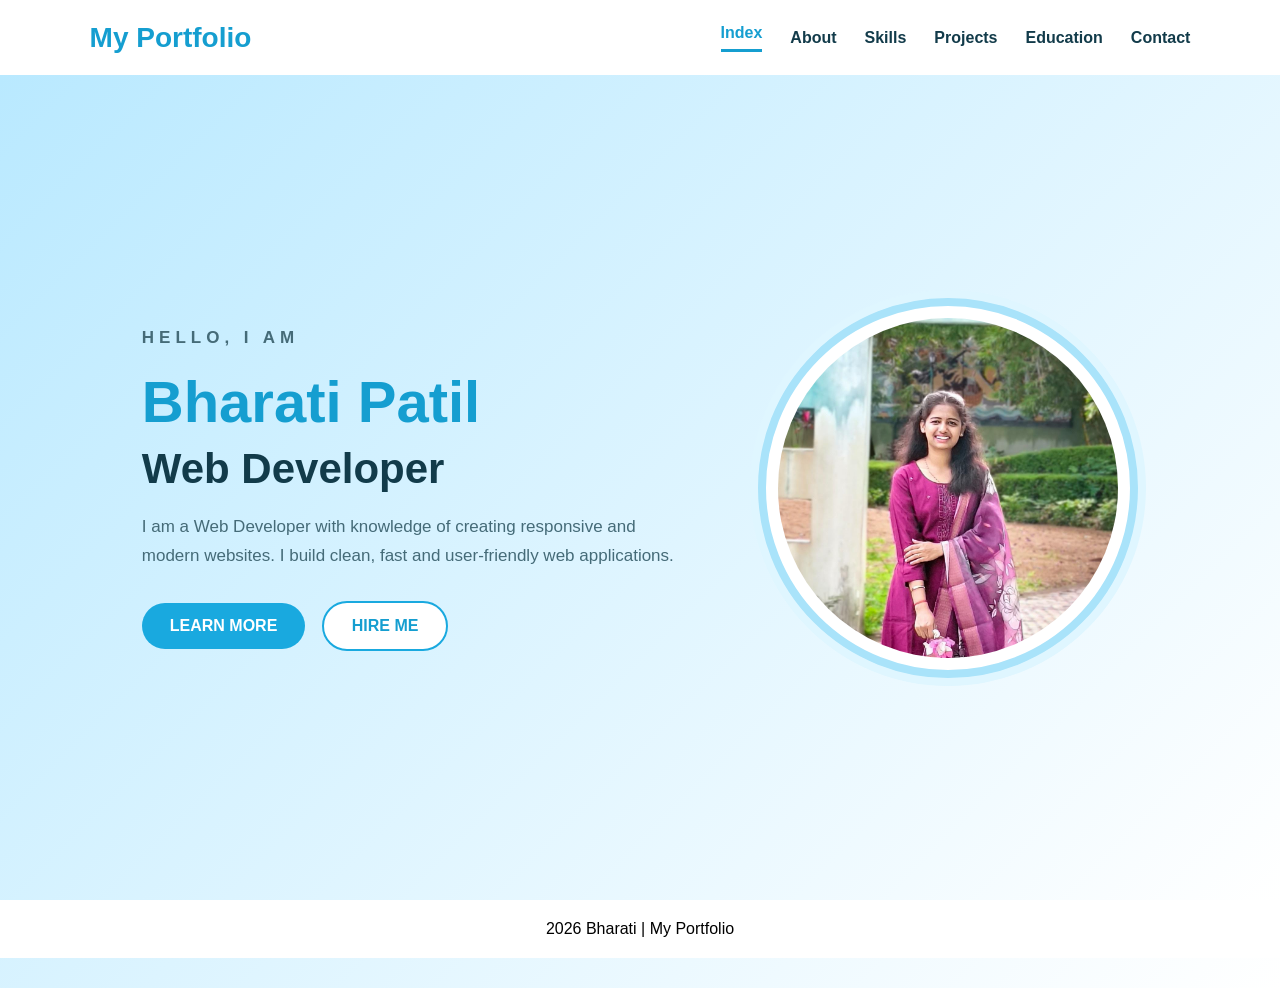
<file: Index.html>
<!DOCTYPE html>
<html lang="en">
<head>
    <meta charset="UTF-8">
    <meta name="viewport" content="width=device-width, initial-scale=1.0">
    <title>My Portfolio</title>
    <link rel="stylesheet" href="asets/css/Index.css">
</head>
<body>
<header>
    <h2>My Portfolio</h2>
    <nav>
        <a href="Index.html" class="active">Index</a>
        <a href="About.html">About</a>
        <a href="Skills.html">Skills</a>
        <a href="Projects.html">Projects</a>
        <a href="Education.html">Education</a>
        <a href="Contact.html">Contact</a>
    </nav>
</header>
<section class="hero">

    <div class="content">
        <p class="hello">HELLO, I AM</p>

        <h1>Bharati Patil</h1>

        <h2>Web Developer</h2>

        <p>
            I am a Web Developer with knowledge of creating
            responsive and modern websites. I build clean,
            fast and user-friendly web applications.
        </p>

        <div class="buttons">
            <a href="About.html">LEARN MORE </a>
            <a href="Contact.html">HIRE ME</a>
        </div>

      </div>

    <div class="photo">
        <img src="asets/images/image3.jpeg" alt="Profile Photo">
    </div>
</section>
<footer>
    <p> 2026 Bharati | My Portfolio</p>
</footer>
</body>
</html>
</file>
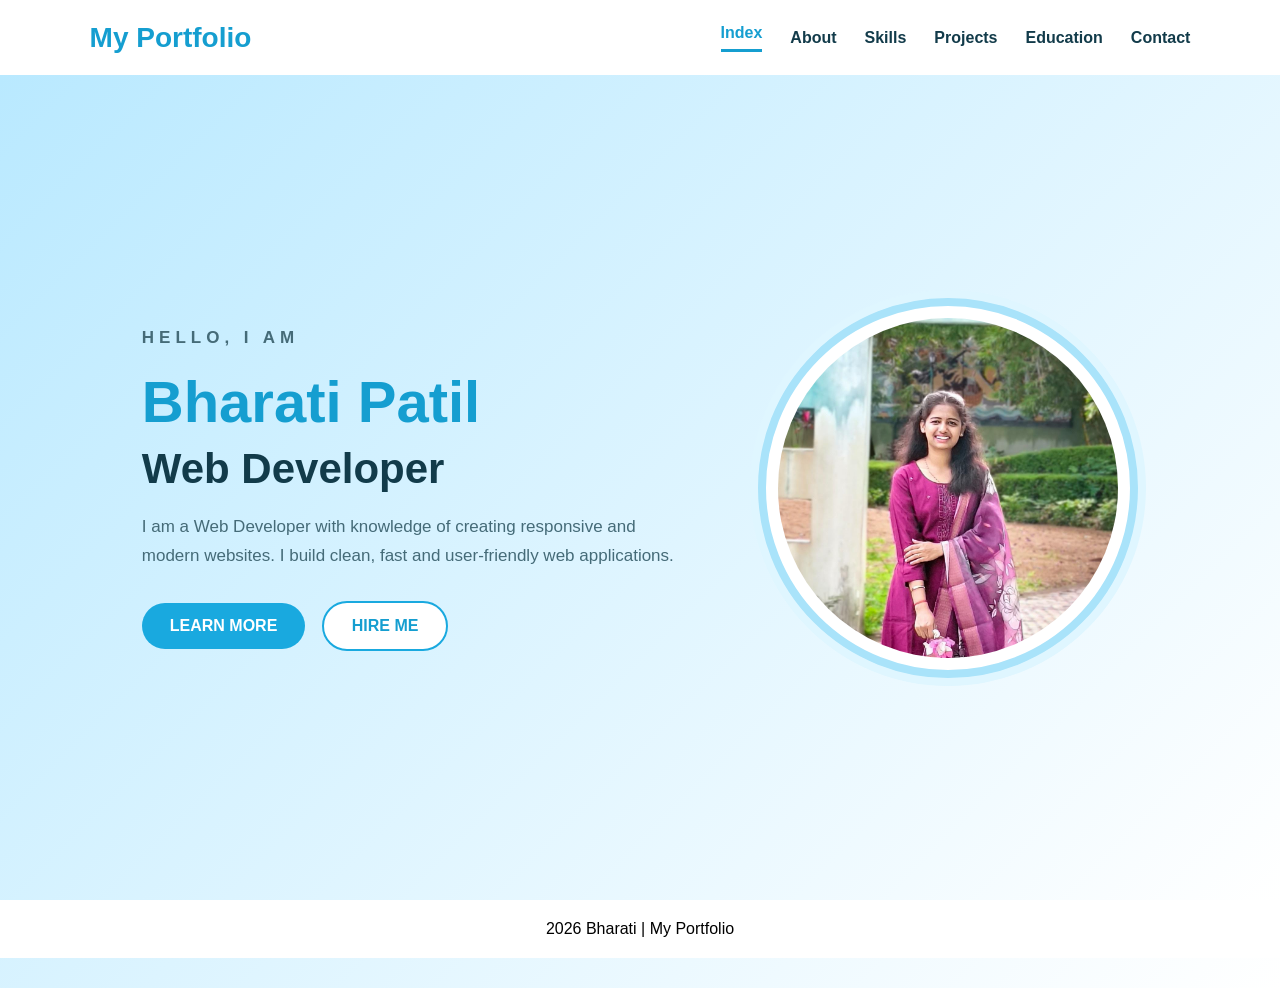
<file: index.html>
<!DOCTYPE html>
<html lang="en">
<head>
    <meta charset="UTF-8">
    <meta name="viewport" content="width=device-width, initial-scale=1.0">
    <title>My Portfolio</title>
    <link rel="stylesheet" href="asets/css/Index.css">
</head>
<body>
<header>
    <h2>My Portfolio</h2>
    <nav>
        <a href="index.html" class="active">Index</a>
        <a href="About.html">About</a>
        <a href="Skills.html">Skills</a>
        <a href="Projects.html">Projects</a>
        <a href="Education.html">Education</a>
        <a href="Contact.html">Contact</a>
    </nav>
</header>
<section class="hero">

    <div class="content">
        <p class="hello">HELLO, I AM</p>

        <h1>Bharati Patil</h1>

        <h2>Web Developer</h2>

        <p>
            I am a Web Developer with knowledge of creating
            responsive and modern websites. I build clean,
            fast and user-friendly web applications.
        </p>

        <div class="buttons">
            <a href="About.html">LEARN MORE </a>
            <a href="Contact.html">HIRE ME</a>
        </div>

      </div>

    <div class="photo">
        <img src="asets/images/image3.jpeg" alt="Profile Photo">
    </div>
</section>
<footer>
    <p> 2026 Bharati | My Portfolio</p>
</footer>
</body>
</html>
</file>
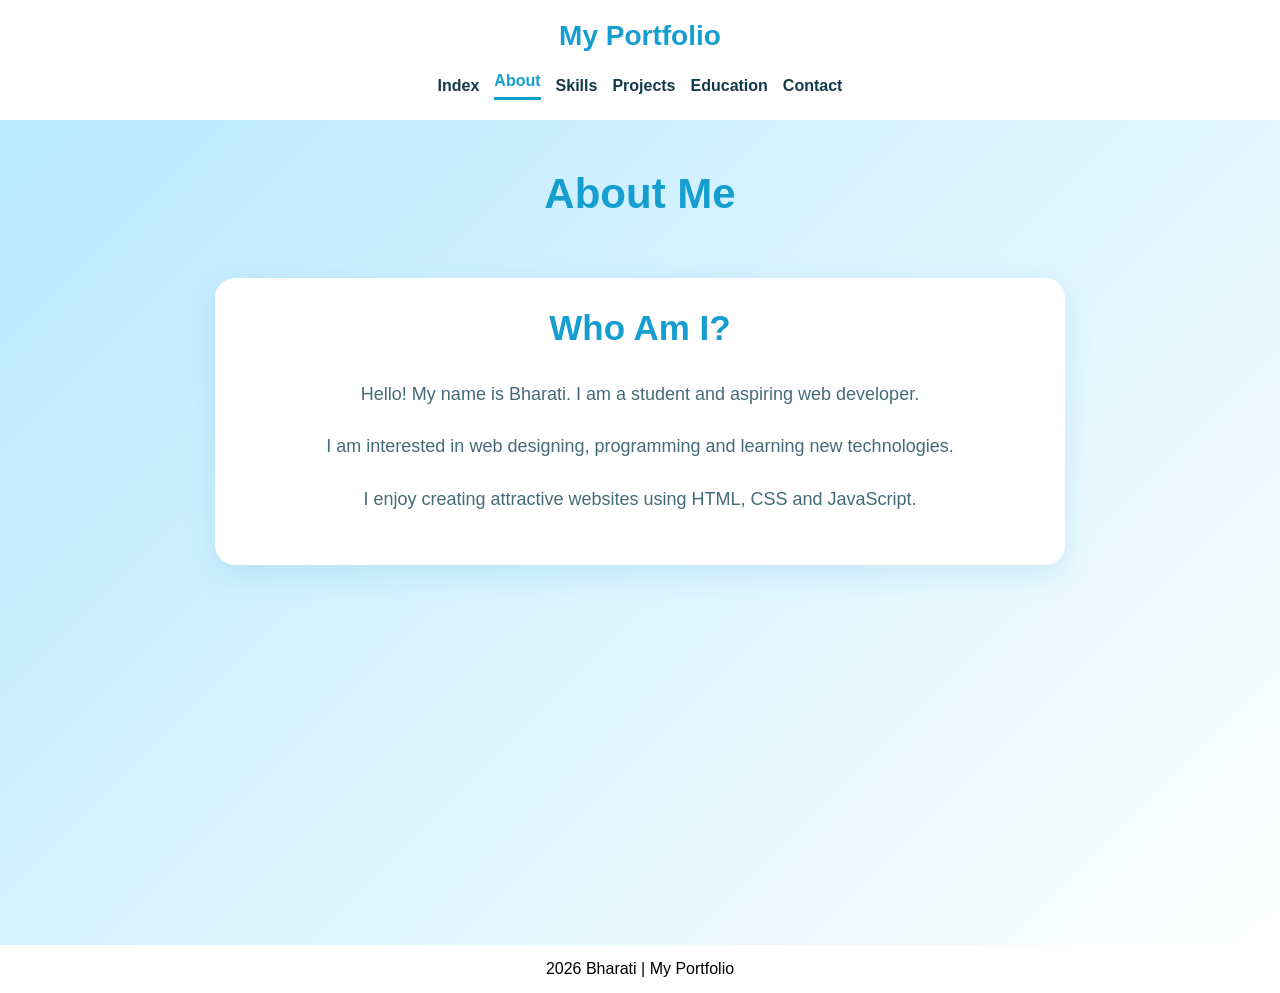
<file: About.html>
<!DOCTYPE html>
<html lang="en">

<head>
    <meta charset="UTF-8">
    <meta name="viewport" content="width=device-width, initial-scale=1.0">

    <title>About Me</title>

    <link rel="stylesheet" href="asets/css/About.css">
</head>

<body>

<header>

    <h2>My Portfolio</h2>

    <nav>
        <a href="index.html">Index</a>
        <a href="About.html" class="active">About</a>
        <a href="Skills.html">Skills</a>
        <a href="Projects.html">Projects</a>
        <a href="Education.html">Education</a>
        <a href="Contact.html">Contact</a>
    </nav>

</header>


<section class="about">

    <h1>About Me</h1>

    <div class="about-card">

        <h2>Who Am I?</h2>

        <p>
            Hello! My name is Bharati. I am a student
            and aspiring web developer.
        </p>

        <p>
            I am interested in web designing, programming
            and learning new technologies.
        </p>

        <p>
            I enjoy creating attractive websites using
            HTML, CSS and JavaScript.
        </p>

    </div>

</section>
<footer>
    <p> 2026 Bharati | My Portfolio</p>
</footer>

</body>
</html>
</file>
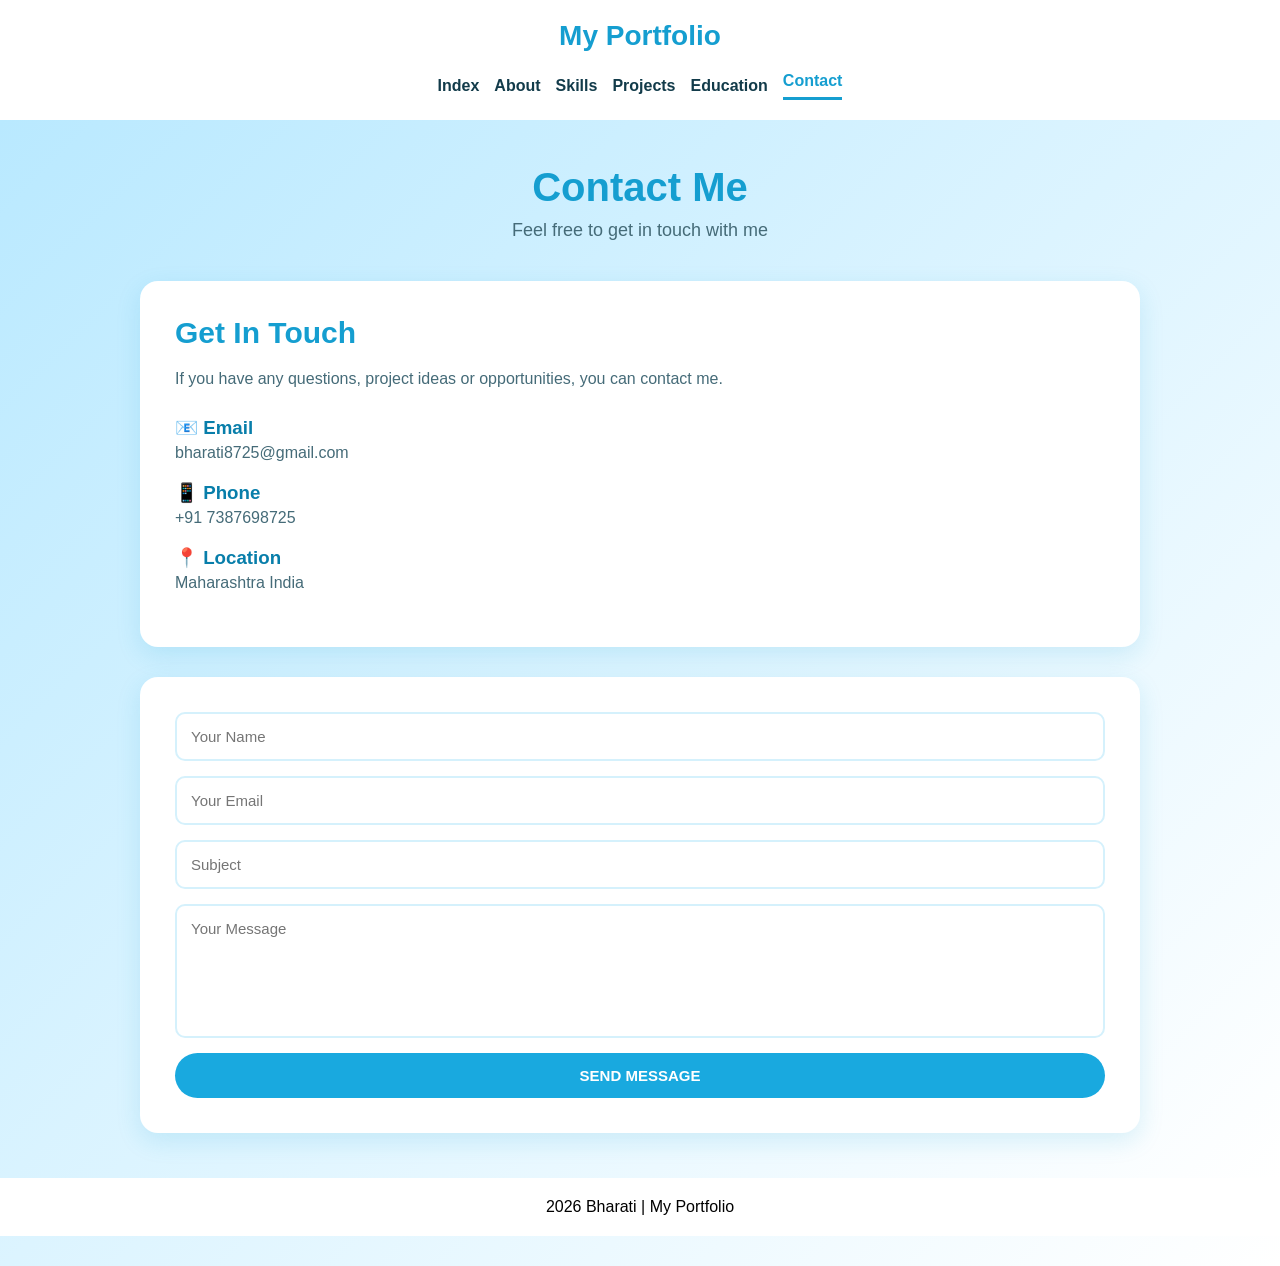
<file: Contact.html>
<!DOCTYPE html>
<html lang="en">

<head>
    <meta charset="UTF-8">
    <meta name="viewport" content="width=device-width, initial-scale=1.0">

    <title>Contact Me</title>

    <link rel="stylesheet" href="asets/css/Contact.css">
</head>

<body>
<header>

    <h2>My Portfolio</h2>

    <nav>
        <a href="index.html">Index</a>
        <a href="About.html">About</a>
        <a href="Skills.html">Skills</a>
        <a href="Projects.html">Projects</a>
        <a href="Education.html">Education</a>
        <a href="Contact.html" class="active">Contact</a>
    </nav>

</header>
<section class="contact">

    <h1>Contact Me</h1>

    <p class="subtitle">
        Feel free to get in touch with me
    </p>


    <div class="contact-container">

        <div class="contact-info">

            <h2>Get In Touch</h2>

            <p>
                If you have any questions, project ideas or
                opportunities, you can contact me.
            </p>

            <div class="info">
                <h3>📧 Email</h3>
                <p>bharati8725@gmail.com</p>
            </div>

            <div class="info">
                <h3>📱 Phone</h3>
                <p>+91 7387698725</p>
            </div>

            <div class="info">
                <h3>📍 Location</h3>
                <p> Maharashtra India</p>
            </div>

        </div>
        <div class="contact-form">

            <form action="#" method="post">

                <input
                    type="text"
                    name="name"
                    placeholder="Your Name"
                    required
                >

                <input
                    type="email"
                    name="email"
                    placeholder="Your Email"
                    required
                >

                <input
                    type="text"
                    name="subject"
                    placeholder="Subject"
                    required
                >

                <textarea
                    name="message"
                    placeholder="Your Message"
                    rows="6"
                    required
                ></textarea>

                <button type="submit">
                    SEND MESSAGE
                </button>

            </form>

        </div>

    </div>

</section>
<footer>
    <p> 2026 Bharati | My Portfolio</p>
</footer>

</body>
</html>
</file>
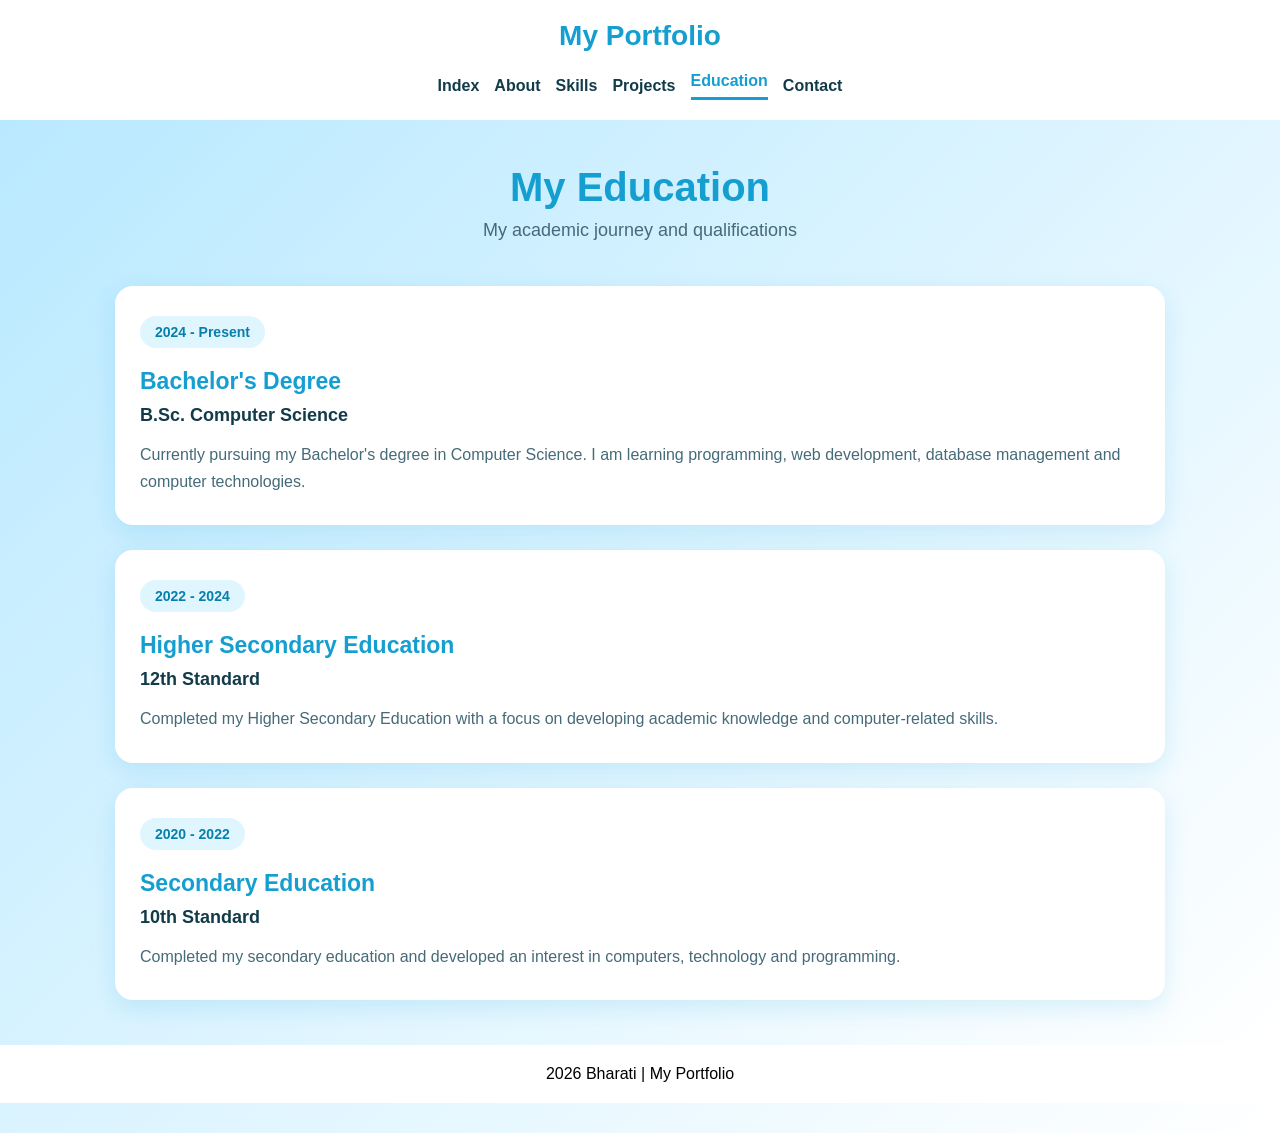
<file: Education.html>
<!DOCTYPE html>
<html lang="en">

<head>
    <meta charset="UTF-8">
    <meta name="viewport" content="width=device-width, initial-scale=1.0">

    <title>My Education</title>

    <link rel="stylesheet" href="asets/css/Education.css">
</head>

<body>

<header>

    <h2>My Portfolio</h2>

    <nav>
        <a href="index.html">Index</a>
        <a href="About.html">About</a>
        <a href="Skills.html">Skills</a>
        <a href="Projects.html">Projects</a>
        <a href="Education.html" class="active">Education</a>
        <a href="Contact.html">Contact</a>
    </nav>

</header>
<section class="education">

    <h1>My Education</h1>

    <p class="subtitle">
        My academic journey and qualifications
    </p>


    <div class="education-container">
        <div class="education-card">

            <div class="year">2024 - Present</div>

            <h2>Bachelor's Degree</h2>

            <h3>B.Sc. Computer Science</h3>

            <p>
                Currently pursuing my Bachelor's degree in
                Computer Science. I am learning programming,
                web development, database management and
                computer technologies.
            </p>

        </div>
        <div class="education-card">

            <div class="year">2022 - 2024</div>

            <h2>Higher Secondary Education</h2>

            <h3>12th Standard</h3>

            <p>
                Completed my Higher Secondary Education with
                a focus on developing academic knowledge and
                computer-related skills.
            </p>

        </div>
        <div class="education-card">

            <div class="year">2020 - 2022</div>

            <h2>Secondary Education</h2>

            <h3>10th Standard</h3>

            <p>
                Completed my secondary education and developed
                an interest in computers, technology and
                programming.
            </p>

        </div>

    </div>

</section>
<footer>
    <p> 2026 Bharati | My Portfolio</p>
</footer>

</body>
</html>
</file>
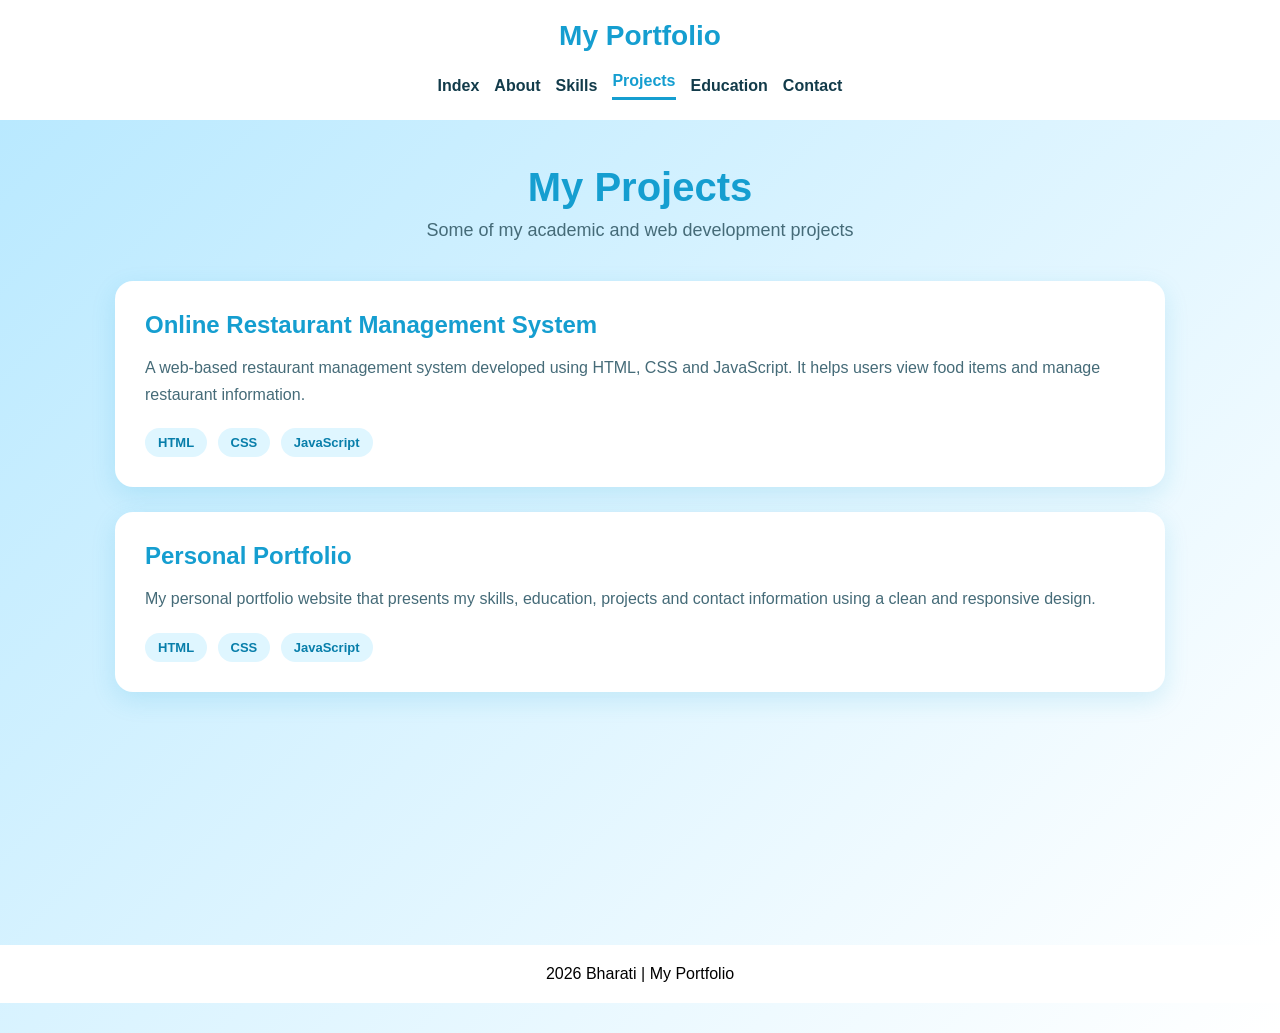
<file: Projects.html>
<!DOCTYPE html>
<html lang="en">

<head>
    <meta charset="UTF-8">
    <meta name="viewport" content="width=device-width, initial-scale=1.0">

    <title>My Projects</title>

    <link rel="stylesheet" href="asets/css/Projects.css">
</head>

<body>
<header>

    <h2>My Portfolio</h2>

    <nav>
        <a href="index.html">Index</a>
        <a href="About.html">About</a>
        <a href="Skills.html">Skills</a>
        <a href="Projects.html" class="active">Projects</a>
        <a href="Education.html">Education</a>
        <a href="Contact.html">Contact</a>
    </nav>

</header>
<section class="projects">

    <h1>My Projects</h1>

    <p class="subtitle">
        Some of my academic and web development projects
    </p>


    <div class="project-container">
        <div class="project-card">
            <h2>Online Restaurant Management System</h2>

            <p>
                A web-based restaurant management system developed
                using HTML, CSS and JavaScript. It helps users view
                food items and manage restaurant information.
            </p>

            <span>HTML</span>
            <span>CSS</span>
            <span>JavaScript</span>

        </div>
        
         
        <div class="project-card">

            <h2>Personal Portfolio</h2>

            <p>
                My personal portfolio website that presents my
                skills, education, projects and contact information
                using a clean and responsive design.
            </p>

            <span>HTML</span>
            <span>CSS</span>
            <span>JavaScript</span>

        </div>

    </div>

</section>
<footer>
    <p> 2026 Bharati | My Portfolio</p>
</footer>

</body>
</html>
</file>
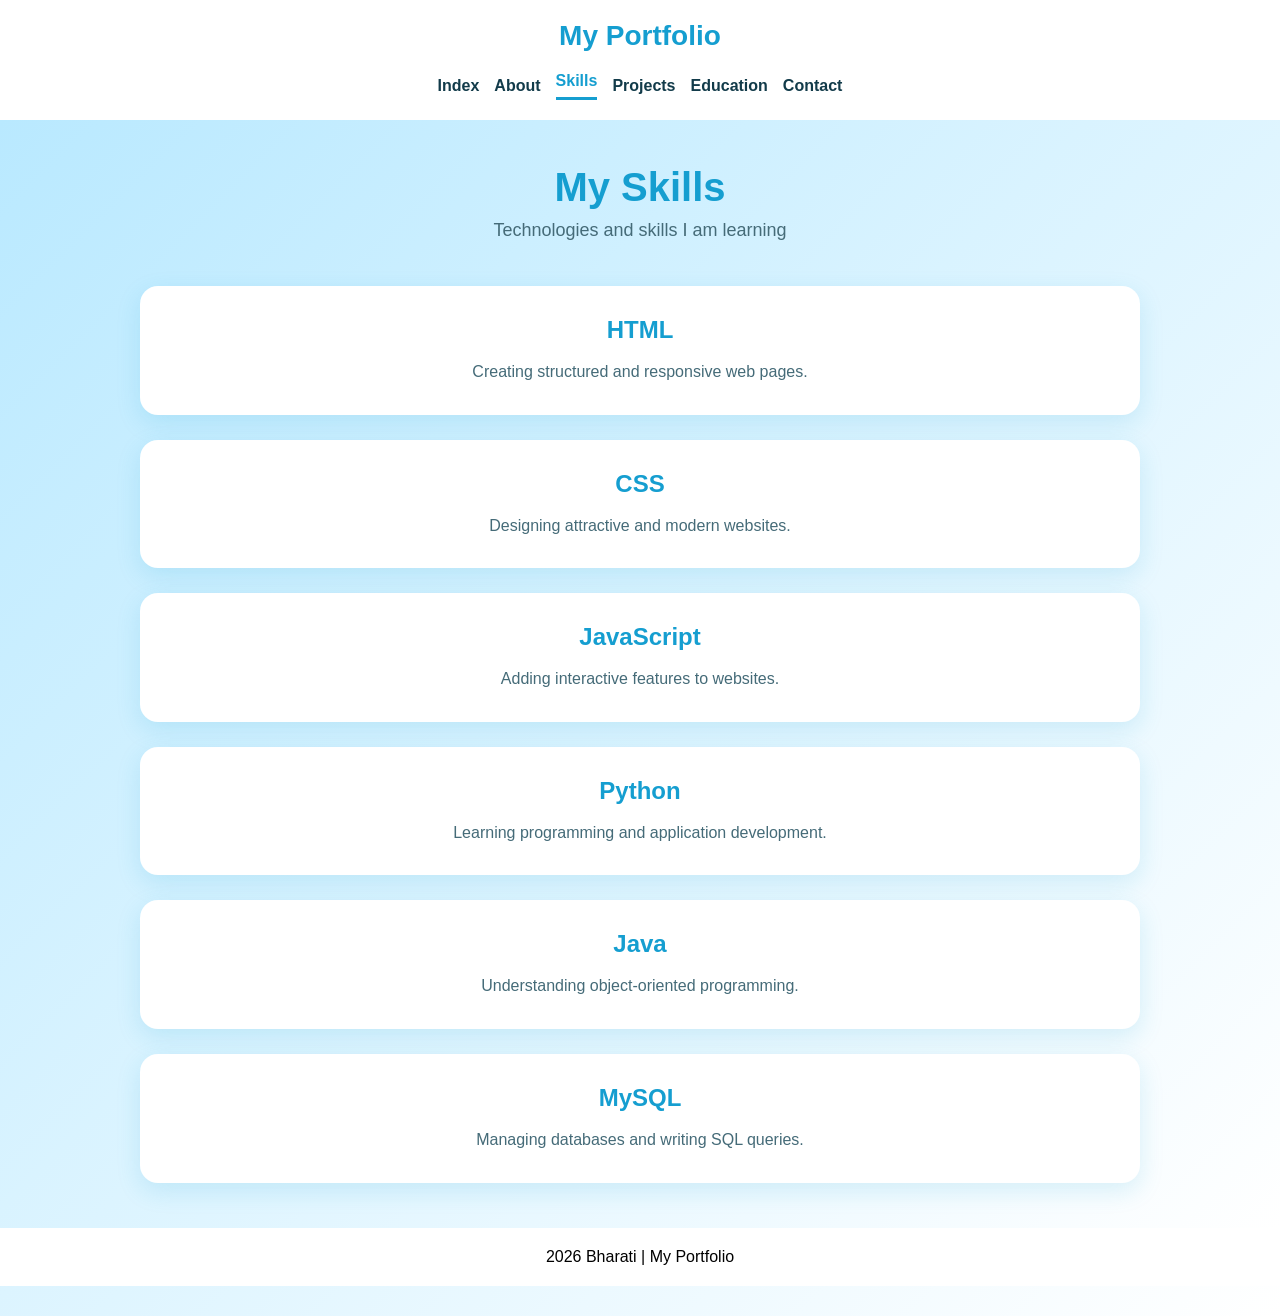
<file: Skills.html>
<!DOCTYPE html>
<html lang="en">

<head>
    <meta charset="UTF-8">
    <meta name="viewport" content="width=device-width, initial-scale=1.0">

    <title>My Skills</title>

    <link rel="stylesheet" href="asets/css/Skills.css">
</head>

<body>

<header>

    <h2>My Portfolio</h2>

    <nav>
        <a href="index.html">Index</a>
        <a href="About.html">About</a>
        <a href="Skills.html" class="active">Skills</a>
        <a href="Projects.html">Projects</a>
        <a href="Education.html">Education</a>
        <a href="Contact.html">Contact</a>
    </nav>

</header>


<section class="skills">

    <h1>My Skills</h1>

    <p class="subtitle">
        Technologies and skills I am learning
    </p>


    <div class="skill-container">

        <div class="skill-card">
            <h2>HTML</h2>
            <p>Creating structured and responsive web pages.</p>
        </div>

        <div class="skill-card">
            <h2>CSS</h2>
            <p>Designing attractive and modern websites.</p>
        </div>

        <div class="skill-card">
            <h2>JavaScript</h2>
            <p>Adding interactive features to websites.</p>
        </div>

        <div class="skill-card">
            <h2>Python</h2>
            <p>Learning programming and application development.</p>
        </div>

        <div class="skill-card">
            <h2>Java</h2>
            <p>Understanding object-oriented programming.</p>
        </div>

        <div class="skill-card">
            <h2>MySQL</h2>
            <p>Managing databases and writing SQL queries.</p>
        </div>

    </div>

</section>
<footer>
    <p> 2026 Bharati | My Portfolio</p>
</footer>

</body>
</html>
</file>
<file: asets/css/Index.css>
* {
    margin: 0;
    padding: 0;
    box-sizing: border-box;
}

body {
    font-family: Arial, sans-serif;
    background: linear-gradient(135deg, #b9e9ff, #ffffff);
    color: #123b4a;
}


header {
    height: 75px;
    background: white;
    padding: 0 7%;

    display: flex;
    align-items: center;
    justify-content: space-between;
}


header h2 {
    color: #159ed0;
    font-size: 28px;
}


nav {
    display: flex;
    align-items: center;
    gap: 28px;
}

nav a {
    text-decoration: none;
    color: #123b4a;
    font-size: 16px;
    font-weight: bold;
}

nav a:hover,
nav a.active {
    color: #159ed0;
    border-bottom: 3px solid #159ed0;
    padding-bottom: 7px;
}



.hero {
    min-height: calc(100vh - 75px);

    display: flex;
    align-items: center;
    justify-content: space-around;

    padding: 50px 8%;

    background: linear-gradient(
        135deg,
        #b9e9ff,
        #ffffff
    );
}

.content {
    width: 50%;
}

.hello {
    color: #087eaa;
    letter-spacing: 5px;
    font-weight: bold;
    font-size: 18px;
    margin-bottom: 15px;
}

.content h1 {
    font-size: 58px;
    color: #159ed0;
}

.content h2 {
    font-size: 42px;
    margin: 10px 0 20px;
}

.content p {
    font-size: 17px;
    line-height: 1.7;
    color: #456b78;
}



.buttons {
    margin-top: 30px;
}

.buttons a {
    display: inline-block;
    text-decoration: none;
    padding: 14px 28px;
    border-radius: 30px;
    margin-right: 12px;
    font-weight: bold;
}

.buttons a:first-child {
    background: #19a9df;
    color: white;
}

.buttons a:last-child {
    background: white;
    color: #159ed0;
    border: 2px solid #19a9df;
}



.photo {
    width: 380px;
    height: 380px;

    border-radius: 50%;
    padding: 12px;

    background: white;
    border: 8px solid #a9e3fa;

    box-shadow: 0 0 0 8px #dff6ff;
}

.photo img {
    width: 100%;
    height: 100%;
    object-fit: cover;
    border-radius: 50%;
}
footer {
    background: white;
    color:black;
    text-align: center;
    padding: 20px;
    margin-bottom: 30px;
}
</file>
<file: asets/css/About.css>
* {
    margin: 0;
    padding: 0;
    box-sizing: border-box;
}

body {
    font-family: Arial, sans-serif;
    background: linear-gradient(135deg, #b9e9ff, #ffffff);
    color: #123b4a;
}

header {
    height: 75px;
    background: white;
    padding: 0 7%;

    display: flex;
    align-items: center;
    justify-content: space-between;
}

header h2 {
    color: #159ed0;
    font-size: 28px;
}

nav {
    display: flex;
    align-items: center;
    gap: 28px;
}

nav a {
    text-decoration: none;
    color: #123b4a;
    font-size: 16px;
    font-weight: bold;
}

nav a:hover,
nav a.active {
    color: #159ed0;
    border-bottom: 3px solid #159ed0;
    padding-bottom: 7px;
}
.about {
    min-height: calc(100vh - 75px);

    padding: 70px 8%;

    text-align: center;

    background: linear-gradient(
        135deg,
        #b9e9ff,
        #ffffff
    );
}


.about > h1 {
    font-size: 55px;
    color: #159ed0;
    margin-bottom: 60px;
}


.about-card {
    max-width: 850px;

    margin: auto;

    background: white;

    padding: 50px;

    border-radius: 20px;

    box-shadow: 0 10px 30px rgba(21, 158, 208, 0.15);
}


.about-card h2 {
    color: #159ed0;
    font-size: 35px;
    margin-bottom: 30px;
}


.about-card p {
    font-size: 18px;
    line-height: 1.8;

    color: #456b78;

    margin-bottom: 20px;
}


    header {
        height: auto;
        padding: 20px;
        flex-direction: column;
        gap: 20px;
    }

    nav {
        flex-wrap: wrap;
        justify-content: center;
        gap: 15px;
    }

    .about {
        padding: 50px 20px;
    }

    .about > h1 {
        font-size: 42px;
    }

    .about-card {
        padding: 30px 20px;
    }
footer {
    background-color:white;
    color: black;
    text-align: center;
    padding: 15px;
    
}
</file>
<file: asets/css/Contact.css>
* {
    margin: 0;
    padding: 0;
    box-sizing: border-box;
}

body {
    font-family: Arial, sans-serif;
    color: #123b4a;

    background: linear-gradient(
        135deg,
        #b9e9ff,
        #ffffff
    );
}

header {
    height: 75px;

    background: white;

    padding: 0 7%;

    display: flex;

    align-items: center;

    justify-content: space-between;
}

header h2 {
    color: #159ed0;

    font-size: 28px;
}

nav {
    display: flex;

    align-items: center;

    gap: 28px;
}

nav a {
    text-decoration: none;

    color: #123b4a;

    font-size: 16px;

    font-weight: bold;
}

nav a:hover,
nav a.active {
    color: #159ed0;

    border-bottom: 3px solid #159ed0;

    padding-bottom: 7px;
}

.contact {
    min-height: calc(100vh - 75px);

    padding: 55px 8%;

    text-align: center;

    background: linear-gradient(
        135deg,
        #b9e9ff,
        #ffffff
    );
}

.contact > h1 {
    font-size: 50px;

    color: #159ed0;

    margin-bottom: 10px;
}
.subtitle {
    font-size: 18px;

    color: #456b78;

    margin-bottom: 40px;
}

.contact-container {
    max-width: 1000px;

    margin: auto;

    display: grid;

    grid-template-columns: 1fr 1fr;

    gap: 30px;

    text-align: left;
}

.contact-info {
    background: white;

    padding: 35px;

    border-radius: 18px;

    box-shadow:
        0 8px 25px rgba(21, 158, 208, 0.15);
}

.contact-info h2 {
    color: #159ed0;

    font-size: 30px;

    margin-bottom: 15px;
}

.contact-info > p {
    color: #456b78;

    line-height: 1.7;

    margin-bottom: 25px;
}

.info {
    margin-bottom: 20px;
}

.info h3 {
    color: #087eaa;

    margin-bottom: 5px;
}

.info p {
    color: #456b78;
}

.contact-form {
    background: white;

    padding: 35px;

    border-radius: 18px;

    box-shadow:
        0 8px 25px rgba(21, 158, 208, 0.15);
}

form {
    display: flex;

    flex-direction: column;

    gap: 15px;
}

input,
textarea {
    width: 100%;

    padding: 14px;

    border: 2px solid #d5f1fc;

    border-radius: 10px;

    font-size: 15px;

    outline: none;

    font-family: Arial, sans-serif;
}

input:focus,
textarea:focus {
    border-color: #19a9df;
}

textarea {
    resize: none;
}

button {
    background: #19a9df;

    color: white;

    border: none;

    padding: 14px;

    border-radius: 25px;

    font-size: 15px;

    font-weight: bold;

    cursor: pointer;
}

button:hover {
    background: #087eaa;
}


    header {
        height: auto;

        padding: 20px;

        flex-direction: column;

        gap: 20px;
    }

    nav {
        flex-wrap: wrap;

        justify-content: center;

        gap: 15px;
    }

    .contact {
        padding: 45px 20px;
    }

    .contact-container {
        grid-template-columns: 1fr;
    }

    .contact > h1 {
        font-size: 40px;
    }
footer {
    background: white;
    color:black;
    text-align: center;
    padding: 20px;
    margin-bottom: 30px;
}
</file>
<file: asets/css/Education.css>
* {
    margin: 0;
    padding: 0;
    box-sizing: border-box;
}

body {
    font-family: Arial, sans-serif;
    color: #123b4a;

    background: linear-gradient(
        135deg,
        #b9e9ff,
        #ffffff
    );
}

header {
    height: 75px;

    background: white;

    padding: 0 7%;

    display: flex;

    align-items: center;

    justify-content: space-between;
}

header h2 {
    color: #159ed0;

    font-size: 28px;
}

nav {
    display: flex;

    align-items: center;

    gap: 28px;
}

nav a {
    text-decoration: none;

    color: #123b4a;

    font-size: 16px;

    font-weight: bold;
}

nav a:hover,
nav a.active {
    color: #159ed0;

    border-bottom: 3px solid #159ed0;

    padding-bottom: 7px;
}

.education {
    min-height: calc(100vh - 75px);

    padding: 55px 8%;

    text-align: center;

    background: linear-gradient(
        135deg,
        #b9e9ff,
        #ffffff
    );
}

.education h1 {
    font-size: 50px;

    color: #159ed0;

    margin-bottom: 10px;
}

.subtitle {
    font-size: 18px;

    color: #456b78;

    margin-bottom: 45px;
}

.education-container {
    max-width: 1050px;

    margin: auto;

    display: grid;

    grid-template-columns: repeat(3, 1fr);

    gap: 25px;
}

.education-card {
    background: white;

    padding: 30px 25px;

    border-radius: 18px;

    text-align: left;

    box-shadow:
        0 8px 25px rgba(21, 158, 208, 0.15);

    transition: 0.3s;
}

.education-card:hover {
    transform: translateY(-8px);
}

.year {
    display: inline-block;

    background: #dff6ff;

    color: #087eaa;

    padding: 8px 15px;

    border-radius: 20px;

    font-size: 14px;

    font-weight: bold;

    margin-bottom: 20px;
}

.education-card h2 {
    color: #159ed0;

    font-size: 23px;

    margin-bottom: 10px;
}

.education-card h3 {
    color: #123b4a;

    font-size: 18px;

    margin-bottom: 15px;
}

.education-card p {
    color: #456b78;

    font-size: 16px;

    line-height: 1.7;
}


    header {
        height: auto;

        padding: 20px;

        flex-direction: column;

        gap: 20px;
    }

    nav {
        flex-wrap: wrap;

        justify-content: center;

        gap: 15px;
    }

    .education {
        padding: 45px 20px;
    }

    .education-container {
        grid-template-columns: 1fr;
    }

    .education h1 {
        font-size: 40px;
    }

footer {
    background: white;
    color:black;
    text-align: center;
    padding: 20px;
    margin-bottom: 30px;
}
</file>
<file: asets/css/Projects.css>
* {
    margin: 0;
    padding: 0;
    box-sizing: border-box;
}

body {
    font-family: Arial, sans-serif;
    color: #123b4a;

    background: linear-gradient(
        135deg,
        #b9e9ff,
        #ffffff
    );
}

header {
    height: 75px;

    background: white;

    padding: 0 7%;

    display: flex;

    align-items: center;

    justify-content: space-between;
}

header h2 {
    color: #159ed0;

    font-size: 28px;
}

nav {
    display: flex;

    align-items: center;

    gap: 28px;
}

nav a {
    text-decoration: none;

    color: #123b4a;

    font-size: 16px;

    font-weight: bold;
}

nav a:hover,
nav a.active {
    color: #159ed0;

    border-bottom: 3px solid #159ed0;

    padding-bottom: 7px;
}

.projects {
    min-height: calc(100vh - 75px);

    padding: 55px 8%;

    text-align: center;

    background: linear-gradient(
        135deg,
        #b9e9ff,
        #ffffff
    );
}

.projects h1 {
    font-size: 50px;

    color: #159ed0;

    margin-bottom: 10px;
}

.subtitle {
    font-size: 18px;

    color: #456b78;

    margin-bottom: 40px;
}

.project-container {
    max-width: 1050px;

    margin: auto;

    display: grid;

    grid-template-columns: repeat(2, 1fr);

    gap: 25px;
}

.project-card {
    background: white;

    padding: 30px;

    border-radius: 18px;

    text-align: left;

    box-shadow:
        0 8px 25px rgba(21, 158, 208, 0.15);

    transition: 0.3s;
}

.project-card:hover {
    transform: translateY(-8px);
}

.project-card h2 {
    color: #159ed0;

    font-size: 24px;

    margin-bottom: 15px;
}

.project-card p {
    color: #456b78;

    font-size: 16px;

    line-height: 1.7;

    margin-bottom: 20px;
}


.project-card span {
    display: inline-block;

    background: #dff6ff;

    color: #087eaa;

    padding: 7px 13px;

    border-radius: 20px;

    font-size: 13px;

    font-weight: bold;

    margin-right: 6px;
}


    header {
        height: auto;

        padding: 20px;

        flex-direction: column;

        gap: 20px;
    }

    nav {
        flex-wrap: wrap;

        justify-content: center;

        gap: 15px;
    }

    .projects {
        padding: 45px 20px;
    }

    .project-container {
        grid-template-columns: 1fr;
    }

    .projects h1 {
        font-size: 40px;
    }
footer {
    background: white;
    color:black;
    text-align: center;
    padding: 20px;
    margin-bottom: 30px;
}
</file>
<file: asets/css/Skills.css>
* {
    margin: 0;
    padding: 0;
    box-sizing: border-box;
}

body {
    font-family: Arial, sans-serif;
    color: #123b4a;
    background: linear-gradient(135deg, #b9e9ff, #ffffff);
}

header {
    height: 75px;
    background: white;
    padding: 0 7%;

    display: flex;
    align-items: center;
    justify-content: space-between;
}

header h2 {
    color: #159ed0;
    font-size: 28px;
}


nav {
    display: flex;
    align-items: center;
    gap: 28px;
}

nav a {
    text-decoration: none;
    color: #123b4a;
    font-size: 16px;
    font-weight: bold;
}

nav a:hover,
nav a.active {
    color: #159ed0;
    border-bottom: 3px solid #159ed0;
    padding-bottom: 7px;
}

.skills {
    min-height: calc(100vh - 75px);

    padding: 60px 8%;

    text-align: center;

    background: linear-gradient(
        135deg,
        #b9e9ff,
        #ffffff
    );
}

.skills h1 {
    font-size: 50px;
    color: #159ed0;
    margin-bottom: 10px;
}

.subtitle {
    font-size: 18px;
    color: #456b78;
    margin-bottom: 45px;
}


.skill-container {
    max-width: 1000px;
    margin: auto;

    display: grid;

    grid-template-columns: repeat(3, 1fr);

    gap: 25px;
}

.skill-card {
    background: white;

    padding: 30px 20px;

    border-radius: 18px;

    box-shadow: 0 8px 25px rgba(21, 158, 208, 0.15);

    transition: 0.3s;
}

.skill-card:hover {
    transform: translateY(-8px);
}

.skill-card h2 {
    color: #159ed0;
    margin-bottom: 15px;
}

.skill-card p {
    color: #456b78;
    line-height: 1.6;
}

    header {
        height: auto;
        padding: 20px;
        flex-direction: column;
        gap: 20px;
    }

    nav {
        flex-wrap: wrap;
        justify-content: center;
        gap: 15px;
    }

    .skills {
        padding: 45px 20px;
    }

    .skill-container {
        grid-template-columns: 1fr;
    }

    .skills h1 {
        font-size: 40px;
    }
footer {
    background: white;
    color:black;
    text-align: center;
    padding: 20px;
    margin-bottom: 30px;
}
</file>
